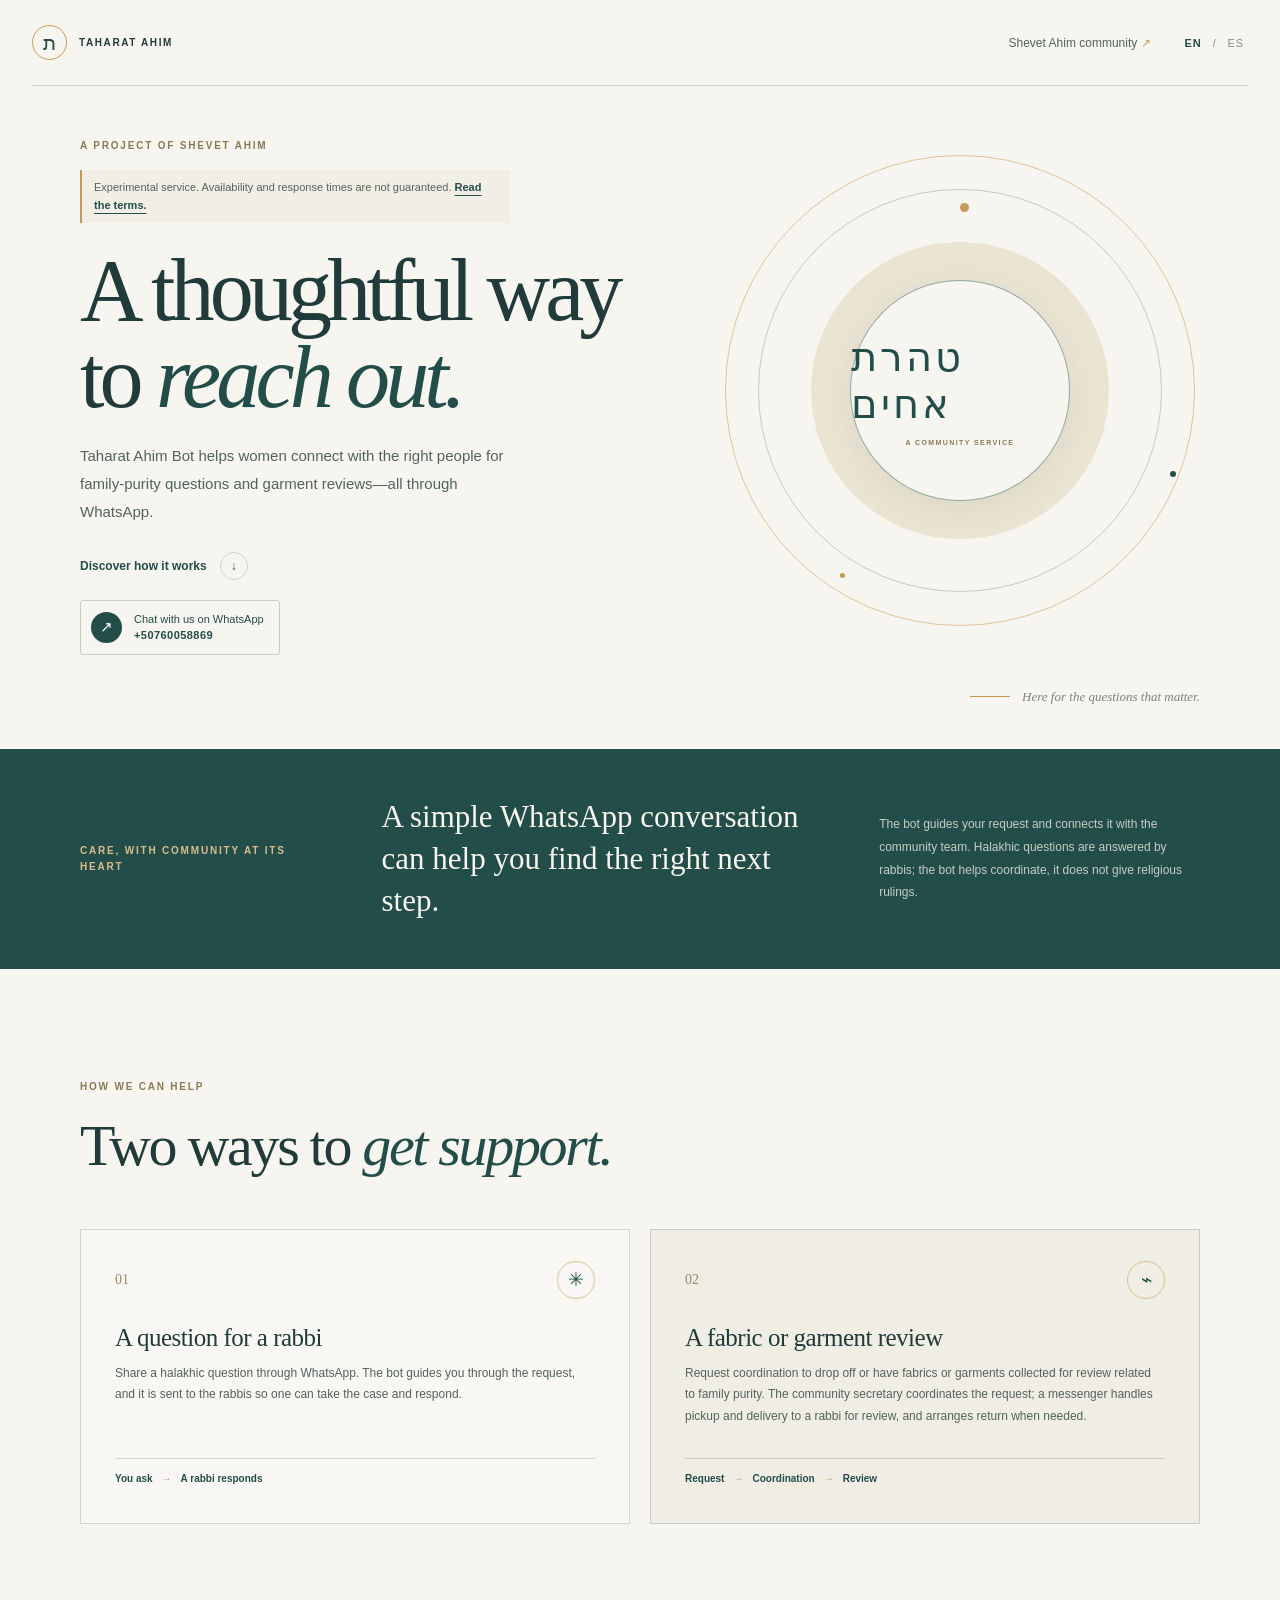
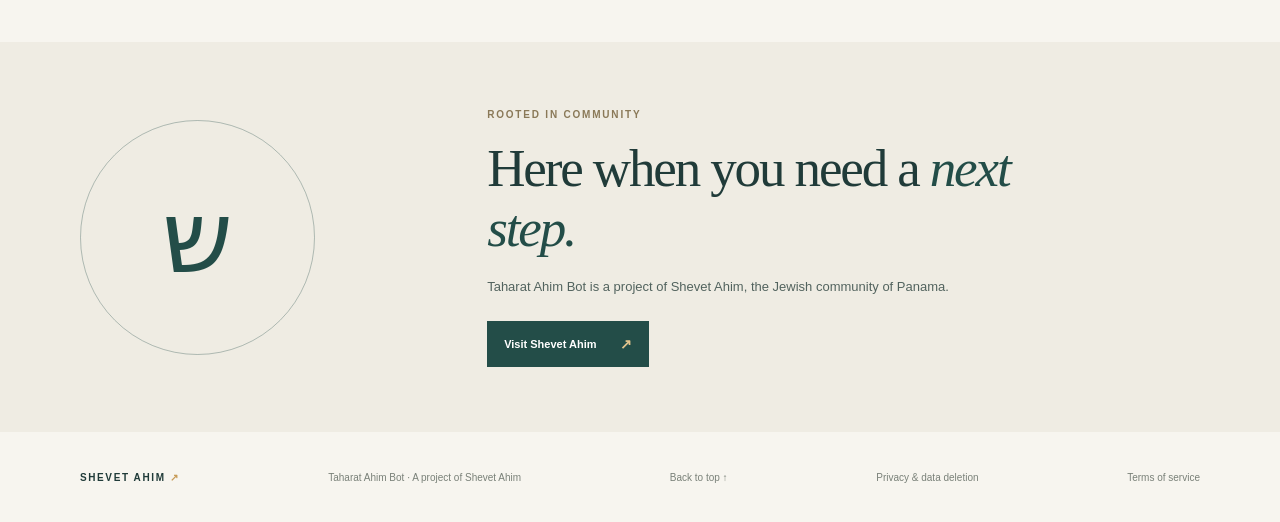
<file: index.html>
<!doctype html>
<html lang="en">
  <head>
    <meta charset="utf-8" />
    <meta name="viewport" content="width=device-width, initial-scale=1" />
    <meta
      name="description"
      content="Taharat Ahim Bot is a project of Shevet Ahim, helping coordinate family-purity questions and garment reviews through WhatsApp."
    />
    <meta name="theme-color" content="#f7f5ef" />
    <meta property="og:type" content="website" />
    <meta property="og:title" content="Taharat Ahim Bot — A project of Shevet Ahim" />
    <meta
      property="og:description"
      content="A community service for family-purity questions and garment reviews, coordinated through WhatsApp."
    />
    <title>Taharat Ahim Bot — A project of Shevet Ahim</title>
    <link rel="icon" href="favicon.svg" type="image/svg+xml" />
    <link rel="stylesheet" href="styles.css" />
    <script src="config.js" defer></script>
    <script src="script.js" defer></script>
  </head>
  <body>
    <a class="skip-link" href="#main">
      <span data-copy="en">Skip to content</span>
      <span data-copy="es" hidden>Saltar al contenido</span>
    </a>

    <header class="topbar">
      <a class="wordmark" href="#top" aria-label="Taharat Ahim Bot">
        <span class="wordmark-mark" aria-hidden="true">ת</span>
        <span class="wordmark-name">TAHARAT AHIM</span>
      </a>

      <div class="topbar-right">
        <a class="community-link" href="https://shevetahim.com/" target="_blank" rel="noopener noreferrer">
          <span data-copy="en">Shevet Ahim community <span aria-hidden="true">↗</span></span>
          <span data-copy="es" hidden>Comunidad Shevet Ahim <span aria-hidden="true">↗</span></span>
        </a>
        <div class="language-switch" role="group" aria-label="Choose language" data-label-en="Choose language" data-label-es="Elegir idioma">
          <button type="button" data-language="en" aria-label="English" aria-pressed="true" lang="en">EN</button>
          <span aria-hidden="true">/</span>
          <button type="button" data-language="es" aria-label="Español" aria-pressed="false" lang="es">ES</button>
        </div>
      </div>
    </header>

    <main id="main">
      <section class="hero section-wrap" id="top" aria-labelledby="hero-title">
        <div class="hero-copy">
          <p class="eyebrow">
            <span data-copy="en">A project of Shevet Ahim</span>
            <span data-copy="es" hidden>Un proyecto de Shevet Ahim</span>
          </p>
          <p class="experimental-notice">
            <span data-copy="en">Experimental service. Availability and response times are not guaranteed. <a href="terms.html">Read the terms.</a></span>
            <span data-copy="es" hidden>Servicio experimental. No se garantiza disponibilidad ni tiempo de respuesta. <a href="terms.html">Lee las condiciones.</a></span>
          </p>
          <h1 id="hero-title">
            <span data-copy="en">A thoughtful way<br />to <em>reach out.</em></span>
            <span data-copy="es" hidden>Una forma cercana<br />de <em>pedir orientación.</em></span>
          </h1>
          <p class="hero-intro">
            <span data-copy="en">Taharat Ahim Bot helps women connect with the right people for family-purity questions and garment reviews—all through WhatsApp.</span>
            <span data-copy="es" hidden>Taharat Ahim Bot ayuda a las mujeres a comunicarse con las personas indicadas para consultas de pureza familiar y revisión de prendas, a través de WhatsApp.</span>
          </p>
          <a class="text-link" href="#how-it-works">
            <span data-copy="en">Discover how it works</span>
            <span data-copy="es" hidden>Descubre cómo funciona</span>
            <span class="link-arrow" aria-hidden="true">↓</span>
          </a>
          <a class="whatsapp-link" data-whatsapp-contact hidden target="_blank" rel="noopener noreferrer">
            <span class="whatsapp-icon" aria-hidden="true">↗</span>
            <span>
              <span data-copy="en">Chat with us on WhatsApp</span>
              <span data-copy="es" hidden>Escríbenos por WhatsApp</span>
              <strong data-whatsapp-number></strong>
            </span>
          </a>
        </div>

        <div class="hero-art" aria-hidden="true">
          <div class="art-sun"></div>
          <div class="art-ring art-ring-one"></div>
          <div class="art-ring art-ring-two"></div>
          <div class="art-center">
            <span class="art-hebrew">טהרת אחים</span>
            <span class="art-caption">
              <span data-copy="en">A COMMUNITY SERVICE</span>
              <span data-copy="es" hidden>UN SERVICIO COMUNITARIO</span>
            </span>
          </div>
          <span class="art-dot art-dot-one"></span>
          <span class="art-dot art-dot-two"></span>
          <span class="art-dot art-dot-three"></span>
        </div>

        <div class="hero-footnote">
          <span class="footnote-line" aria-hidden="true"></span>
          <span data-copy="en">Here for the questions that matter.</span>
          <span data-copy="es" hidden>Para las preguntas que importan.</span>
        </div>
      </section>

      <section class="intro-band" aria-labelledby="community-heading">
        <div class="section-wrap intro-band-inner">
          <p class="section-kicker" id="community-heading">
            <span data-copy="en">Care, with community at its heart</span>
            <span data-copy="es" hidden>Una comunidad que acompaña</span>
          </p>
          <p class="intro-statement">
            <span data-copy="en">A simple WhatsApp conversation can help you find the right next step.</span>
            <span data-copy="es" hidden>Una conversación sencilla por WhatsApp puede ayudarte a encontrar el siguiente paso.</span>
          </p>
          <p class="intro-detail">
            <span data-copy="en">The bot guides your request and connects it with the community team. Halakhic questions are answered by rabbis; the bot helps coordinate, it does not give religious rulings.</span>
            <span data-copy="es" hidden>El bot guía tu solicitud y la conecta con el equipo de la comunidad. Los rabinos responden las consultas halájicas; el bot ayuda a coordinar, no da dictámenes religiosos.</span>
          </p>
        </div>
      </section>

      <section class="services section-wrap" id="how-it-works" aria-labelledby="services-title">
        <div class="section-heading">
          <p class="eyebrow">
            <span data-copy="en">How we can help</span>
            <span data-copy="es" hidden>En qué podemos ayudarte</span>
          </p>
          <h2 id="services-title">
            <span data-copy="en">Two ways to <em>get support.</em></span>
            <span data-copy="es" hidden>Dos formas de recibir <em>acompañamiento.</em></span>
          </h2>
        </div>

        <div class="service-grid">
          <article class="service-card">
            <div class="card-topline"><span>01</span><span class="card-icon" aria-hidden="true">✳</span></div>
            <h3>
              <span data-copy="en">A question for a rabbi</span>
              <span data-copy="es" hidden>Una consulta para los rabinos</span>
            </h3>
            <p>
              <span data-copy="en">Share a halakhic question through WhatsApp. The bot guides you through the request, and it is sent to the rabbis so one can take the case and respond.</span>
              <span data-copy="es" hidden>Envía una consulta halájica por WhatsApp. El bot te guía para presentarla y la hace llegar a los rabinos, para que uno de ellos tome el caso y responda.</span>
            </p>
            <div class="card-path">
              <span data-copy="en">You ask</span><span data-copy="es" hidden>Consultas</span>
              <span aria-hidden="true">→</span>
              <span data-copy="en">A rabbi responds</span><span data-copy="es" hidden>Responde un rabino</span>
            </div>
          </article>

          <article class="service-card service-card-warm">
            <div class="card-topline"><span>02</span><span class="card-icon" aria-hidden="true">⌁</span></div>
            <h3>
              <span data-copy="en">A fabric or garment review</span>
              <span data-copy="es" hidden>Revisión de telas o prendas</span>
            </h3>
            <p>
              <span data-copy="en">Request coordination to drop off or have fabrics or garments collected for review related to family purity. The community secretary coordinates the request; a messenger handles pickup and delivery to a rabbi for review, and arranges return when needed.</span>
              <span data-copy="es" hidden>Solicita coordinar la entrega o recogida de telas o prendas para su revisión en asuntos de pureza familiar. La secretaría coordina la solicitud; un mensajero recoge y entrega la prenda al rabino para su revisión y coordina la devolución cuando sea necesario.</span>
            </p>
            <div class="card-path">
              <span data-copy="en">Request</span><span data-copy="es" hidden>Solicitud</span>
              <span aria-hidden="true">→</span>
              <span data-copy="en">Coordination</span><span data-copy="es" hidden>Coordinación</span>
              <span aria-hidden="true">→</span>
              <span data-copy="en">Review</span><span data-copy="es" hidden>Revisión</span>
            </div>
          </article>
        </div>
      </section>

      <section class="closing-band">
        <div class="section-wrap closing-inner">
          <div class="closing-mark" aria-hidden="true">ש</div>
          <div>
            <p class="eyebrow">
              <span data-copy="en">Rooted in community</span>
              <span data-copy="es" hidden>Al servicio de la comunidad</span>
            </p>
            <h2>
              <span data-copy="en">Here when you need a <em>next step.</em></span>
              <span data-copy="es" hidden>Aquí cuando necesites dar el <em>siguiente paso.</em></span>
            </h2>
            <p class="closing-copy">
              <span data-copy="en">Taharat Ahim Bot is a project of Shevet Ahim, the Jewish community of Panama.</span>
              <span data-copy="es" hidden>Taharat Ahim Bot es un proyecto de Shevet Ahim, la comunidad hebrea de Panamá.</span>
            </p>
            <a class="button-link" href="https://shevetahim.com/" target="_blank" rel="noopener noreferrer">
              <span data-copy="en">Visit Shevet Ahim</span>
              <span data-copy="es" hidden>Visita Shevet Ahim</span>
              <span aria-hidden="true">↗</span>
            </a>
          </div>
        </div>
      </section>
    </main>

    <footer class="footer section-wrap">
      <a class="footer-brand" href="https://shevetahim.com/" target="_blank" rel="noopener noreferrer">SHEVET AHIM <span aria-hidden="true">↗</span></a>
      <p>
        <span data-copy="en">Taharat Ahim Bot · A project of Shevet Ahim</span>
        <span data-copy="es" hidden>Taharat Ahim Bot · Un proyecto de Shevet Ahim</span>
      </p>
      <a class="footer-top" href="#top">
        <span data-copy="en">Back to top ↑</span>
        <span data-copy="es" hidden>Volver arriba ↑</span>
      </a>
      <a class="footer-top" href="privacy.html">
        <span data-copy="en">Privacy &amp; data deletion</span>
        <span data-copy="es" hidden>Privacidad y eliminación de datos</span>
      </a>
      <a class="footer-top" href="terms.html">
        <span data-copy="en">Terms of service</span>
        <span data-copy="es" hidden>Condiciones del servicio</span>
      </a>
    </footer>
  </body>
</html>
</file>
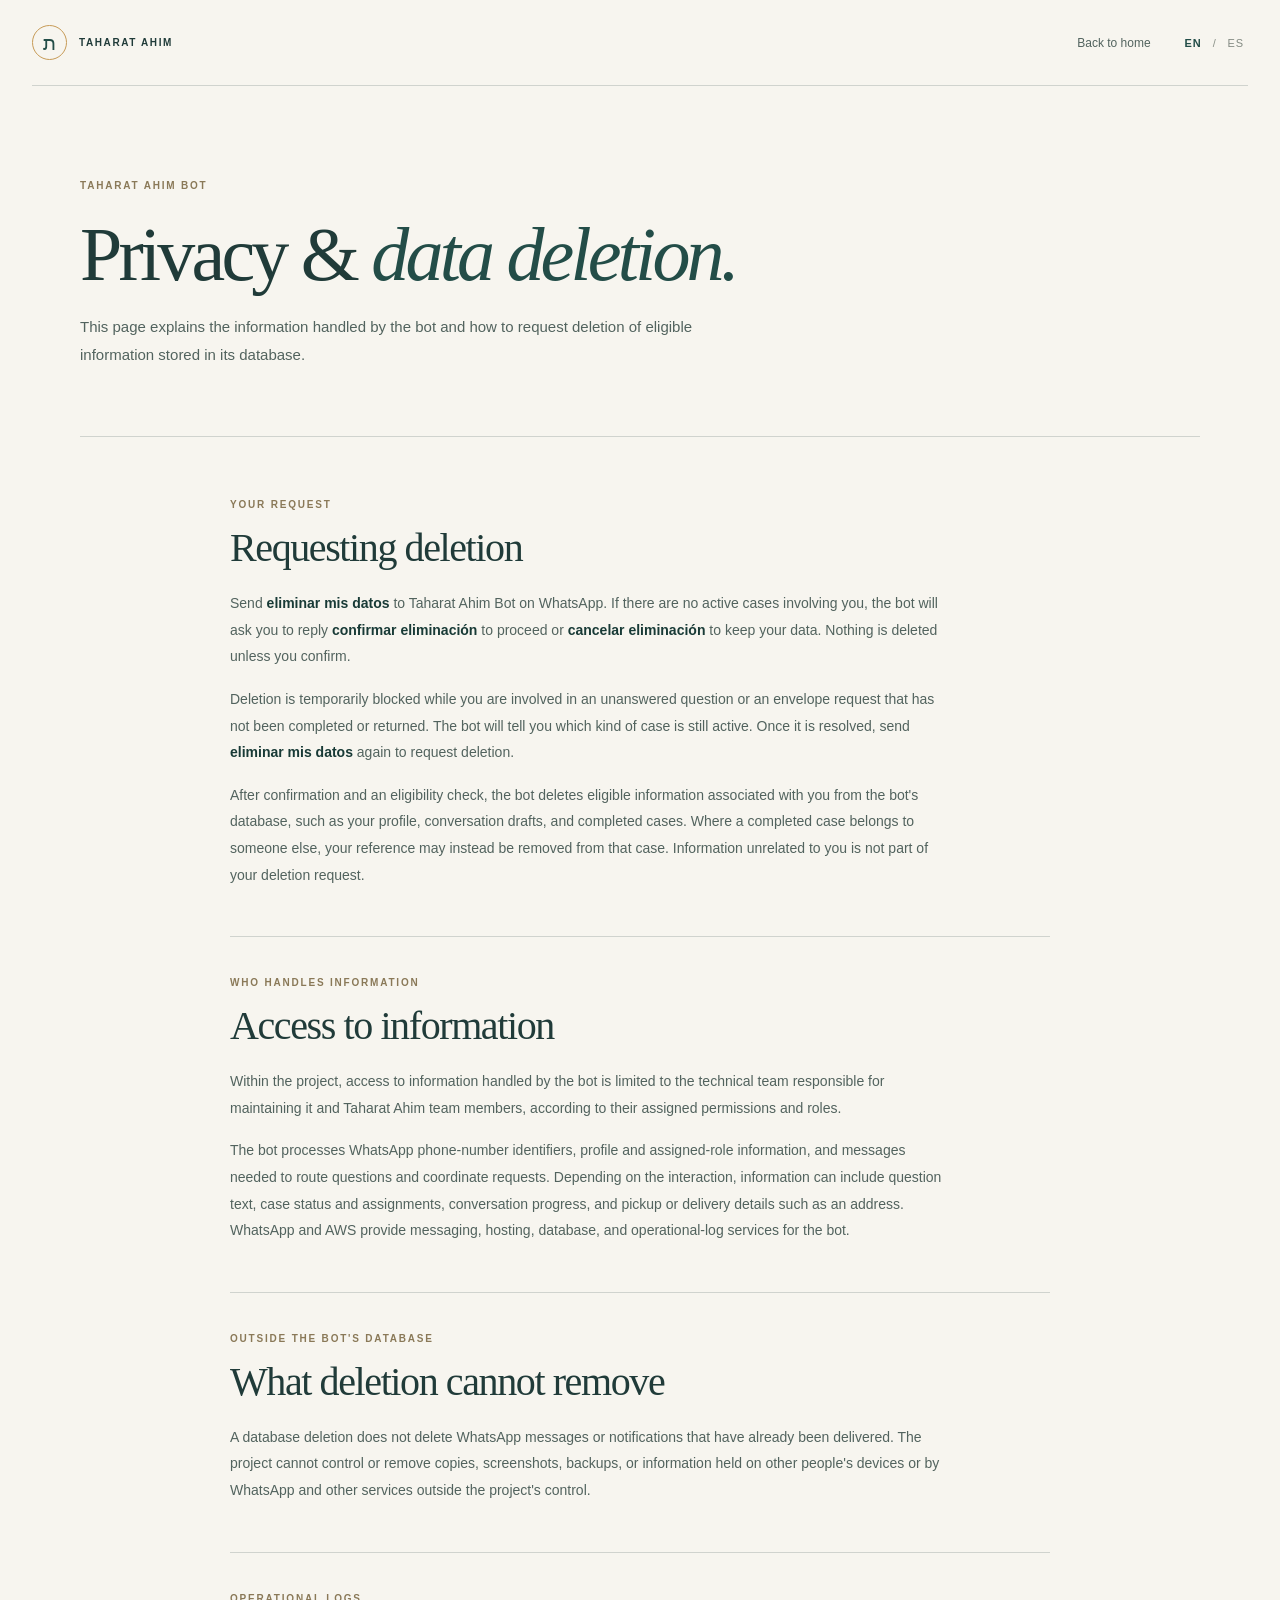
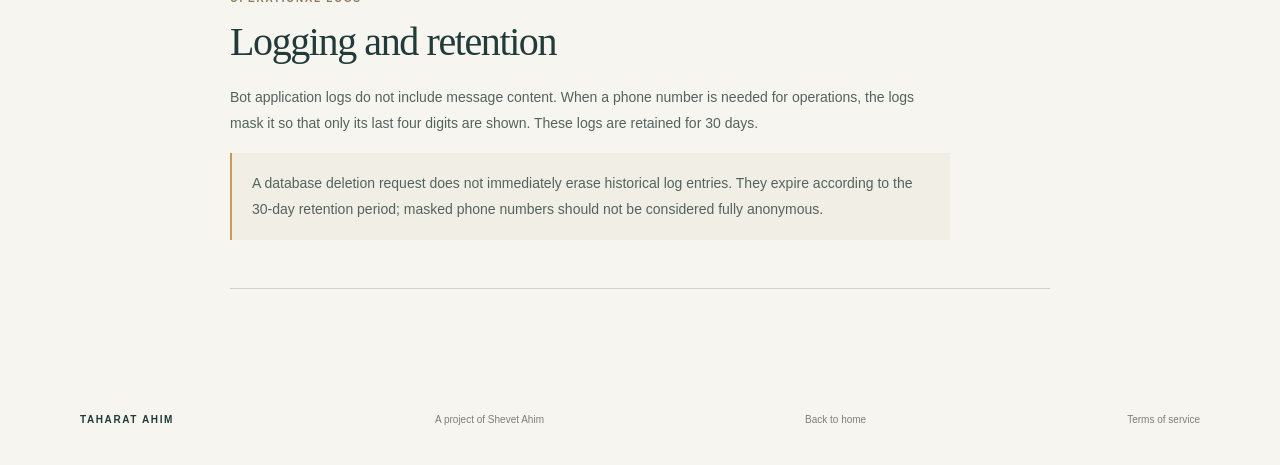
<file: privacy.html>
<!doctype html>
<html lang="en">
  <head>
    <meta charset="utf-8" />
    <meta name="viewport" content="width=device-width, initial-scale=1" />
    <meta
      name="description"
      content="How Taharat Ahim Bot handles information and how to request deletion of eligible data stored in its database."
    />
    <meta name="theme-color" content="#f7f5ef" />
    <title>Privacy and data deletion — Taharat Ahim Bot</title>
    <link rel="icon" href="favicon.svg" type="image/svg+xml" />
    <link rel="stylesheet" href="styles.css" />
    <script src="privacy.js" defer></script>
  </head>
  <body class="privacy-page">
    <a class="skip-link" href="#main">
      <span data-copy="en">Skip to content</span>
      <span data-copy="es" lang="es" hidden>Saltar al contenido</span>
    </a>

    <header class="topbar">
      <a class="wordmark" href="index.html" aria-label="Taharat Ahim Bot">
        <span class="wordmark-mark" aria-hidden="true">ת</span>
        <span class="wordmark-name">TAHARAT AHIM</span>
      </a>
      <div class="topbar-right">
        <a class="community-link" href="index.html">
          <span data-copy="en">Back to home</span>
          <span data-copy="es" lang="es" hidden>Volver al inicio</span>
        </a>
        <div class="language-switch" role="group" aria-label="Choose language" data-label-en="Choose language" data-label-es="Elegir idioma">
          <button type="button" data-language="en" aria-label="English" aria-pressed="true" lang="en">EN</button>
          <span aria-hidden="true">/</span>
          <button type="button" data-language="es" aria-label="Español" aria-pressed="false" lang="es">ES</button>
        </div>
      </div>
    </header>

    <main id="main" class="privacy-main">
      <header class="privacy-hero section-wrap">
        <p class="eyebrow">
          <span data-copy="en">Taharat Ahim Bot</span>
          <span data-copy="es" lang="es" hidden>Taharat Ahim Bot</span>
        </p>
        <h1>
          <span data-copy="en">Privacy &amp; <em>data deletion.</em></span>
          <span data-copy="es" lang="es" hidden>Privacidad y <em>eliminación de datos.</em></span>
        </h1>
        <p class="privacy-intro">
          <span data-copy="en">This page explains the information handled by the bot and how to request deletion of eligible information stored in its database.</span>
          <span data-copy="es" lang="es" hidden>Esta página explica qué información maneja el bot y cómo solicitar la eliminación de la información elegible guardada en su base de datos.</span>
        </p>
      </header>

      <div class="privacy-content section-wrap">
        <section class="privacy-section" aria-labelledby="deletion-title">
          <p class="section-kicker">
            <span data-copy="en">Your request</span>
            <span data-copy="es" lang="es" hidden>Tu solicitud</span>
          </p>
          <h2 id="deletion-title">
            <span data-copy="en">Requesting deletion</span>
            <span data-copy="es" lang="es" hidden>Cómo solicitar la eliminación</span>
          </h2>
          <p>
            <span data-copy="en">Send <strong>eliminar mis datos</strong> to Taharat Ahim Bot on WhatsApp. If there are no active cases involving you, the bot will ask you to reply <strong>confirmar eliminación</strong> to proceed or <strong>cancelar eliminación</strong> to keep your data. Nothing is deleted unless you confirm.</span>
            <span data-copy="es" lang="es" hidden>Envía <strong>eliminar mis datos</strong> a Taharat Ahim Bot por WhatsApp. Si no tienes casos activos, el bot te pedirá responder <strong>confirmar eliminación</strong> para continuar o <strong>cancelar eliminación</strong> para conservar tus datos. No se elimina nada sin tu confirmación.</span>
          </p>
          <p>
            <span data-copy="en">Deletion is temporarily blocked while you are involved in an unanswered question or an envelope request that has not been completed or returned. The bot will tell you which kind of case is still active. Once it is resolved, send <strong>eliminar mis datos</strong> again to request deletion.</span>
            <span data-copy="es" lang="es" hidden>La eliminación se bloquea temporalmente mientras participes en una consulta sin responder o en una solicitud de sobre que no se haya completado o devuelto. El bot te indicará qué tipo de caso sigue activo. Cuando se resuelva, vuelve a enviar <strong>eliminar mis datos</strong> para solicitar la eliminación.</span>
          </p>
          <p>
            <span data-copy="en">After confirmation and an eligibility check, the bot deletes eligible information associated with you from the bot's database, such as your profile, conversation drafts, and completed cases. Where a completed case belongs to someone else, your reference may instead be removed from that case. Information unrelated to you is not part of your deletion request.</span>
            <span data-copy="es" lang="es" hidden>Después de la confirmación y de verificar que no haya casos activos, el bot elimina de su base de datos la información elegible asociada contigo, como tu perfil, borradores de conversación y casos completados. Si un caso completado pertenece a otra persona, se puede quitar tu referencia de ese caso en su lugar. La información que no está relacionada contigo no forma parte de tu solicitud.</span>
          </p>
        </section>

        <section class="privacy-section" aria-labelledby="access-title">
          <p class="section-kicker">
            <span data-copy="en">Who handles information</span>
            <span data-copy="es" lang="es" hidden>Quién accede a la información</span>
          </p>
          <h2 id="access-title">
            <span data-copy="en">Access to information</span>
            <span data-copy="es" lang="es" hidden>Acceso a la información</span>
          </h2>
          <p>
            <span data-copy="en">Within the project, access to information handled by the bot is limited to the technical team responsible for maintaining it and Taharat Ahim team members, according to their assigned permissions and roles.</span>
            <span data-copy="es" lang="es" hidden>Dentro del proyecto, el acceso a la información que maneja el bot se limita al equipo técnico encargado de mantenerlo y a miembros del equipo de Taharat Ahim, de acuerdo con los permisos y roles que tengan asignados.</span>
          </p>
          <p>
            <span data-copy="en">The bot processes WhatsApp phone-number identifiers, profile and assigned-role information, and messages needed to route questions and coordinate requests. Depending on the interaction, information can include question text, case status and assignments, conversation progress, and pickup or delivery details such as an address. WhatsApp and AWS provide messaging, hosting, database, and operational-log services for the bot.</span>
            <span data-copy="es" lang="es" hidden>El bot procesa identificadores telefónicos de WhatsApp, información de perfil y roles asignados, y mensajes necesarios para dirigir consultas y coordinar solicitudes. Según la interacción, la información puede incluir el texto de una consulta, el estado y las asignaciones de un caso, el avance de una conversación y datos de recogida o entrega, como una dirección. WhatsApp y AWS proporcionan servicios de mensajería, alojamiento, base de datos y registros operativos para el bot.</span>
          </p>
        </section>

        <section class="privacy-section" aria-labelledby="limits-title">
          <p class="section-kicker">
            <span data-copy="en">Outside the bot's database</span>
            <span data-copy="es" lang="es" hidden>Fuera de la base de datos del bot</span>
          </p>
          <h2 id="limits-title">
            <span data-copy="en">What deletion cannot remove</span>
            <span data-copy="es" lang="es" hidden>Qué no se puede eliminar</span>
          </h2>
          <p>
            <span data-copy="en">A database deletion does not delete WhatsApp messages or notifications that have already been delivered. The project cannot control or remove copies, screenshots, backups, or information held on other people's devices or by WhatsApp and other services outside the project's control.</span>
            <span data-copy="es" lang="es" hidden>La eliminación de la base de datos no borra los mensajes ni las notificaciones que WhatsApp ya haya entregado. El proyecto no puede controlar ni eliminar copias, capturas de pantalla, respaldos o información guardada en dispositivos de otras personas, ni la que WhatsApp u otros servicios mantengan fuera del control del proyecto.</span>
          </p>
        </section>

        <section class="privacy-section" aria-labelledby="logs-title">
          <p class="section-kicker">
            <span data-copy="en">Operational logs</span>
            <span data-copy="es" lang="es" hidden>Registros operativos</span>
          </p>
          <h2 id="logs-title">
            <span data-copy="en">Logging and retention</span>
            <span data-copy="es" lang="es" hidden>Registros y conservación</span>
          </h2>
          <p>
            <span data-copy="en">Bot application logs do not include message content. When a phone number is needed for operations, the logs mask it so that only its last four digits are shown. These logs are retained for 30 days.</span>
            <span data-copy="es" lang="es" hidden>Los registros de la aplicación del bot no incluyen el contenido de los mensajes. Cuando se necesita un número de teléfono para operaciones, se oculta y solo se muestran sus últimos cuatro dígitos. Estos registros se conservan durante 30 días.</span>
          </p>
          <p class="privacy-note">
            <span data-copy="en">A database deletion request does not immediately erase historical log entries. They expire according to the 30-day retention period; masked phone numbers should not be considered fully anonymous.</span>
            <span data-copy="es" lang="es" hidden>Una solicitud para eliminar datos de la base de datos no borra de inmediato los registros históricos. Estos vencen según el período de conservación de 30 días; los números parcialmente ocultos no deben considerarse completamente anónimos.</span>
          </p>
        </section>
      </div>
    </main>

    <footer class="footer section-wrap">
      <a class="footer-brand" href="index.html">TAHARAT AHIM</a>
      <p>
        <span data-copy="en">A project of Shevet Ahim</span>
        <span data-copy="es" lang="es" hidden>Un proyecto de Shevet Ahim</span>
      </p>
      <a class="footer-top" href="index.html">
        <span data-copy="en">Back to home</span>
        <span data-copy="es" lang="es" hidden>Volver al inicio</span>
      </a>
      <a class="footer-top" href="terms.html">
        <span data-copy="en">Terms of service</span>
        <span data-copy="es" lang="es" hidden>Condiciones del servicio</span>
      </a>
    </footer>
  </body>
</html>
</file>
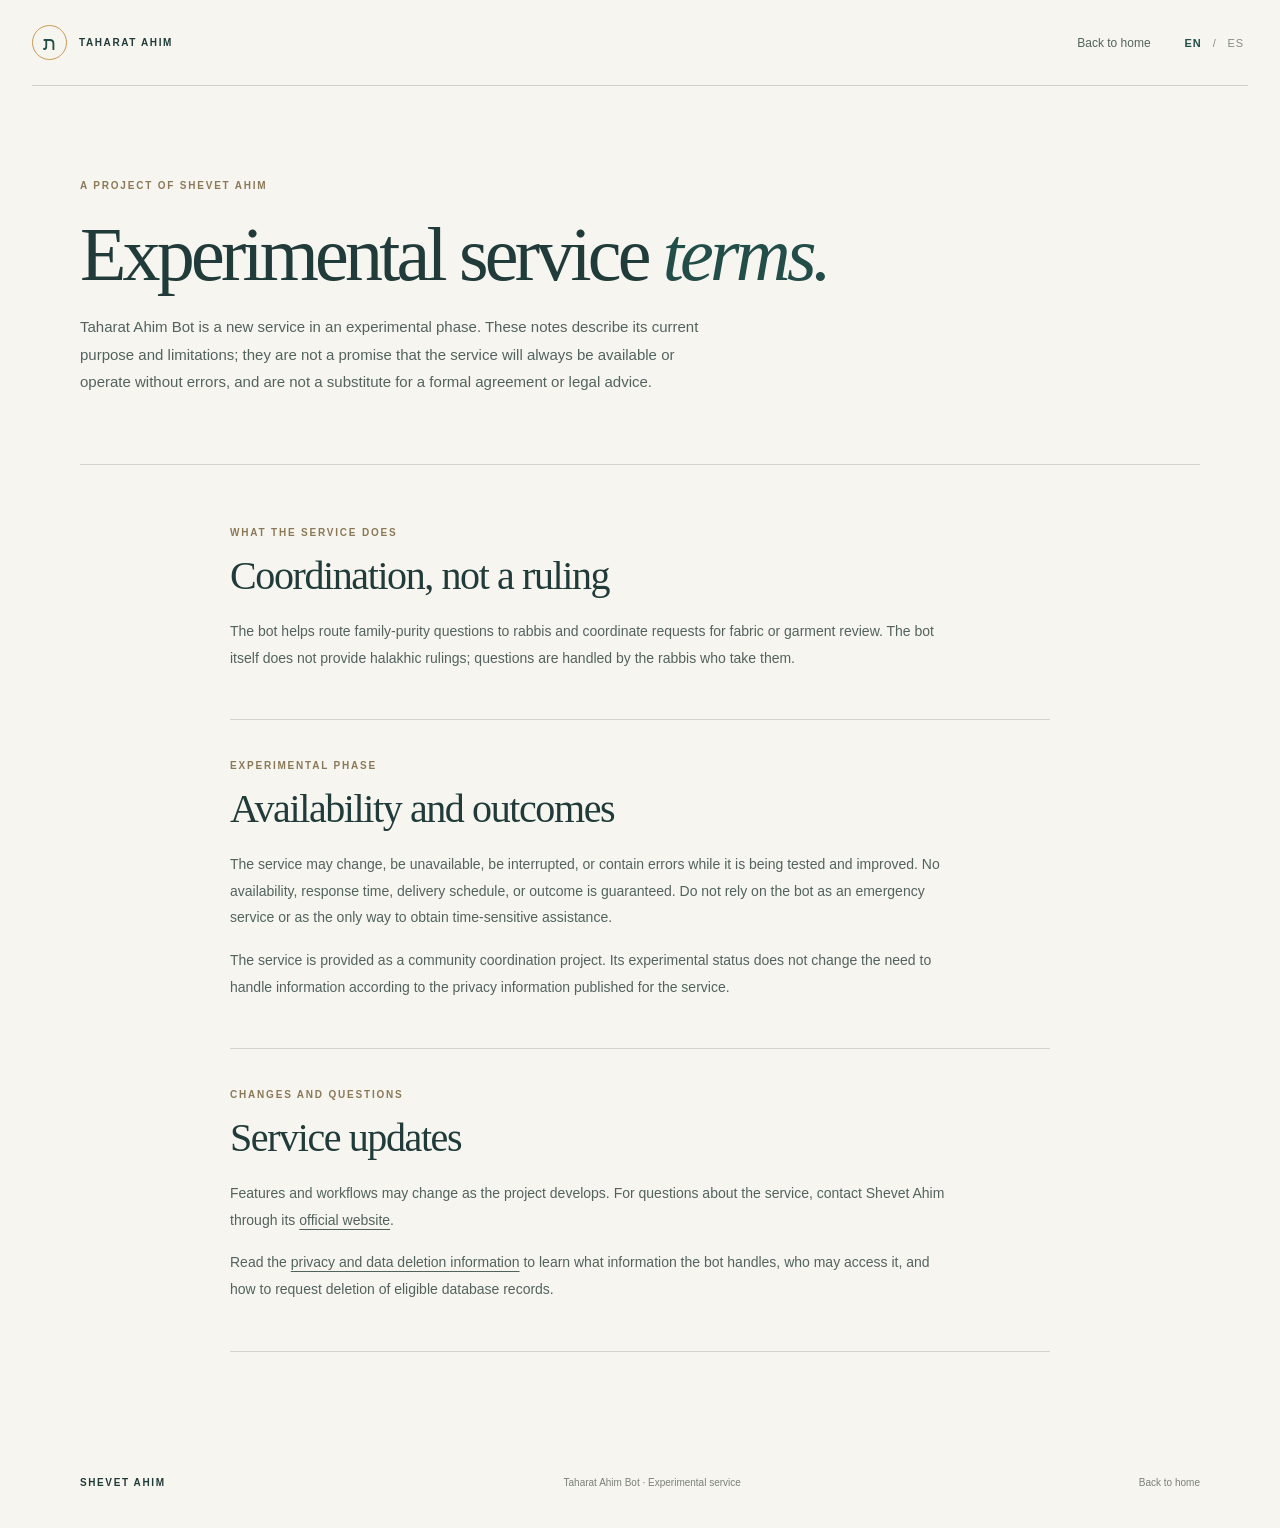
<file: terms.html>
<!doctype html>
<html lang="en">
  <head>
    <meta charset="utf-8" />
    <meta name="viewport" content="width=device-width, initial-scale=1" />
    <meta
      name="description"
      content="Experimental service information and limitations for Taharat Ahim Bot."
    />
    <meta name="theme-color" content="#f7f5ef" />
    <title>Experimental service terms — Taharat Ahim Bot</title>
    <link rel="icon" href="favicon.svg" type="image/svg+xml" />
    <link rel="stylesheet" href="styles.css" />
    <script src="privacy.js" defer></script>
  </head>
  <body class="privacy-page">
    <a class="skip-link" href="#main">
      <span data-copy="en">Skip to content</span>
      <span data-copy="es" lang="es" hidden>Saltar al contenido</span>
    </a>

    <header class="topbar">
      <a class="wordmark" href="index.html" aria-label="Taharat Ahim Bot">
        <span class="wordmark-mark" aria-hidden="true">ת</span>
        <span class="wordmark-name">TAHARAT AHIM</span>
      </a>
      <div class="topbar-right">
        <a class="community-link" href="index.html">
          <span data-copy="en">Back to home</span>
          <span data-copy="es" lang="es" hidden>Volver al inicio</span>
        </a>
        <div class="language-switch" role="group" aria-label="Choose language" data-label-en="Choose language" data-label-es="Elegir idioma">
          <button type="button" data-language="en" aria-label="English" aria-pressed="true" lang="en">EN</button>
          <span aria-hidden="true">/</span>
          <button type="button" data-language="es" aria-label="Español" aria-pressed="false" lang="es">ES</button>
        </div>
      </div>
    </header>

    <main id="main" class="privacy-main">
      <header class="privacy-hero section-wrap">
        <p class="eyebrow">
          <span data-copy="en">A project of Shevet Ahim</span>
          <span data-copy="es" lang="es" hidden>Un proyecto de Shevet Ahim</span>
        </p>
        <h1>
          <span data-copy="en">Experimental service <em>terms.</em></span>
          <span data-copy="es" lang="es" hidden>Condiciones del servicio <em>experimental.</em></span>
        </h1>
        <p class="privacy-intro">
          <span data-copy="en">Taharat Ahim Bot is a new service in an experimental phase. These notes describe its current purpose and limitations; they are not a promise that the service will always be available or operate without errors, and are not a substitute for a formal agreement or legal advice.</span>
          <span data-copy="es" lang="es" hidden>Taharat Ahim Bot es un servicio nuevo en fase experimental. Estas condiciones describen su propósito y limitaciones actuales; no prometen que el servicio esté siempre disponible ni que funcione sin errores, y no sustituyen un acuerdo formal ni asesoría legal.</span>
        </p>
      </header>

      <div class="privacy-content section-wrap">
        <section class="privacy-section" aria-labelledby="purpose-title">
          <p class="section-kicker">
            <span data-copy="en">What the service does</span>
            <span data-copy="es" lang="es" hidden>Qué hace el servicio</span>
          </p>
          <h2 id="purpose-title">
            <span data-copy="en">Coordination, not a ruling</span>
            <span data-copy="es" lang="es" hidden>Coordinación, no dictámenes</span>
          </h2>
          <p>
            <span data-copy="en">The bot helps route family-purity questions to rabbis and coordinate requests for fabric or garment review. The bot itself does not provide halakhic rulings; questions are handled by the rabbis who take them.</span>
            <span data-copy="es" lang="es" hidden>El bot ayuda a dirigir consultas de pureza familiar a los rabinos y a coordinar solicitudes de revisión de telas o prendas. El bot no emite dictámenes halájicos; las consultas son atendidas por los rabinos que las reciben.</span>
          </p>
        </section>

        <section class="privacy-section" aria-labelledby="experimental-title">
          <p class="section-kicker">
            <span data-copy="en">Experimental phase</span>
            <span data-copy="es" lang="es" hidden>Fase experimental</span>
          </p>
          <h2 id="experimental-title">
            <span data-copy="en">Availability and outcomes</span>
            <span data-copy="es" lang="es" hidden>Disponibilidad y resultados</span>
          </h2>
          <p>
            <span data-copy="en">The service may change, be unavailable, be interrupted, or contain errors while it is being tested and improved. No availability, response time, delivery schedule, or outcome is guaranteed. Do not rely on the bot as an emergency service or as the only way to obtain time-sensitive assistance.</span>
            <span data-copy="es" lang="es" hidden>El servicio puede cambiar, no estar disponible, interrumpirse o contener errores mientras se prueba y mejora. No se garantiza disponibilidad, tiempo de respuesta, plazo de entrega ni resultado. No dependas del bot como servicio de emergencia ni como único medio para obtener ayuda urgente.</span>
          </p>
          <p>
            <span data-copy="en">The service is provided as a community coordination project. Its experimental status does not change the need to handle information according to the privacy information published for the service.</span>
            <span data-copy="es" lang="es" hidden>El servicio se ofrece como un proyecto comunitario de coordinación. Su carácter experimental no elimina la necesidad de tratar la información conforme a la información de privacidad publicada para el servicio.</span>
          </p>
        </section>

        <section class="privacy-section" aria-labelledby="changes-title">
          <p class="section-kicker">
            <span data-copy="en">Changes and questions</span>
            <span data-copy="es" lang="es" hidden>Cambios y consultas</span>
          </p>
          <h2 id="changes-title">
            <span data-copy="en">Service updates</span>
            <span data-copy="es" lang="es" hidden>Actualizaciones del servicio</span>
          </h2>
          <p>
            <span data-copy="en">Features and workflows may change as the project develops. For questions about the service, contact Shevet Ahim through its <a href="https://shevetahim.com/" target="_blank" rel="noopener noreferrer">official website</a>.</span>
            <span data-copy="es" lang="es" hidden>Las funciones y los flujos pueden cambiar a medida que evoluciona el proyecto. Para consultas sobre el servicio, contacta a Shevet Ahim a través de su <a href="https://shevetahim.com/" target="_blank" rel="noopener noreferrer">sitio web oficial</a>.</span>
          </p>
          <p>
            <span data-copy="en">Read the <a href="privacy.html">privacy and data deletion information</a> to learn what information the bot handles, who may access it, and how to request deletion of eligible database records.</span>
            <span data-copy="es" lang="es" hidden>Consulta la <a href="privacy.html">información de privacidad y eliminación de datos</a> para saber qué información maneja el bot, quién puede acceder a ella y cómo solicitar la eliminación de registros elegibles de la base de datos.</span>
          </p>
        </section>
      </div>
    </main>

    <footer class="footer section-wrap">
      <a class="footer-brand" href="https://shevetahim.com/" target="_blank" rel="noopener noreferrer">SHEVET AHIM</a>
      <p>
        <span data-copy="en">Taharat Ahim Bot · Experimental service</span>
        <span data-copy="es" lang="es" hidden>Taharat Ahim Bot · Servicio experimental</span>
      </p>
      <a class="footer-top" href="index.html">
        <span data-copy="en">Back to home</span>
        <span data-copy="es" lang="es" hidden>Volver al inicio</span>
      </a>
    </footer>
  </body>
</html>
</file>
<file: styles.css>
:root {
  color-scheme: light;
  --paper: #f7f5ef;
  --paper-dark: #efece3;
  --ink: #203b39;
  --ink-soft: #52635e;
  --green: #234d48;
  --green-dark: #183a36;
  --gold: #c79b57;
  --line: rgba(32, 59, 57, 0.18);
  --serif: "Iowan Old Style", "Palatino Linotype", "Book Antiqua", Georgia, serif;
  --sans: "Avenir Next", Avenir, "Segoe UI", sans-serif;
}

*,
*::before,
*::after {
  box-sizing: border-box;
}

html {
  scroll-behavior: smooth;
}

body {
  margin: 0;
  background: var(--paper);
  color: var(--ink);
  font-family: var(--sans);
  -webkit-font-smoothing: antialiased;
}

button,
a {
  color: inherit;
  font: inherit;
}

a {
  text-decoration-thickness: 1px;
  text-underline-offset: 4px;
}

a:focus-visible,
button:focus-visible {
  outline: 3px solid var(--gold);
  outline-offset: 4px;
}

.skip-link {
  position: absolute;
  z-index: 10;
  top: 0.75rem;
  left: 0.75rem;
  padding: 0.75rem 1rem;
  transform: translateY(-150%);
  background: white;
  color: var(--ink);
}

.skip-link:focus {
  transform: translateY(0);
}

.section-wrap {
  width: min(1120px, calc(100% - 64px));
  margin-inline: auto;
}

.topbar {
  width: min(1320px, calc(100% - 64px));
  min-height: 86px;
  margin: 0 auto;
  display: flex;
  align-items: center;
  justify-content: space-between;
  border-bottom: 1px solid var(--line);
}

.wordmark {
  display: inline-flex;
  align-items: center;
  gap: 12px;
  text-decoration: none;
}

.wordmark-mark {
  display: grid;
  width: 35px;
  height: 35px;
  place-items: center;
  border: 1px solid var(--gold);
  border-radius: 50%;
  color: var(--green);
  font-family: var(--serif);
  font-size: 20px;
}

.wordmark-name,
.footer-brand {
  font-size: 10px;
  font-weight: 700;
  letter-spacing: 0.16em;
}

.topbar-right {
  display: flex;
  align-items: center;
  gap: 30px;
}

.community-link {
  color: var(--ink-soft);
  font-size: 12px;
  text-decoration: none;
}

.community-link span span {
  color: var(--gold);
}

.language-switch {
  display: inline-flex;
  align-items: center;
  gap: 7px;
  color: #8b9189;
  font-size: 11px;
  letter-spacing: 0.08em;
}

.language-switch button {
  padding: 7px 4px;
  border: 0;
  background: transparent;
  color: #838a82;
  cursor: pointer;
  font-size: 11px;
  letter-spacing: inherit;
}

.language-switch button[aria-pressed="true"] {
  color: var(--green);
  font-weight: 700;
}

.hero {
  position: relative;
  display: grid;
  min-height: 570px;
  grid-template-columns: 1fr 0.9fr;
  align-items: center;
  padding-top: 40px;
  padding-bottom: 94px;
}

.hero-copy {
  position: relative;
  z-index: 1;
  padding-top: 12px;
}

.experimental-notice {
  width: fit-content;
  max-width: 430px;
  margin: 16px 0 0;
  padding: 9px 12px;
  border-left: 2px solid var(--gold);
  background: rgba(239, 236, 227, 0.7);
  color: var(--ink-soft);
  font-size: 11px;
  line-height: 1.6;
}

.experimental-notice a {
  color: var(--green);
  font-weight: 700;
}

.eyebrow,
.section-kicker {
  margin: 0;
  color: #8a7958;
  font-size: 10px;
  font-weight: 700;
  letter-spacing: 0.18em;
  line-height: 1.6;
  text-transform: uppercase;
}

h1,
h2,
h3,
p {
  margin-top: 0;
}

.hero h1 {
  margin: 24px 0 21px;
  font-family: var(--serif);
  font-size: clamp(56px, 7vw, 88px);
  font-weight: 500;
  letter-spacing: -0.055em;
  line-height: 0.99;
}

h1 em,
h2 em {
  color: var(--green);
  font-weight: 500;
}

.hero-intro {
  max-width: 430px;
  margin-bottom: 26px;
  color: var(--ink-soft);
  font-size: 15px;
  line-height: 1.85;
}

.text-link {
  display: inline-flex;
  align-items: center;
  gap: 13px;
  color: var(--green);
  font-size: 12px;
  font-weight: 700;
  text-decoration: none;
}

.link-arrow {
  display: grid;
  width: 28px;
  height: 28px;
  place-items: center;
  border: 1px solid var(--line);
  border-radius: 50%;
  transition: transform 180ms ease;
}

.text-link:hover .link-arrow {
  transform: translateY(3px);
}

.whatsapp-link {
  display: flex;
  width: fit-content;
  max-width: 100%;
  align-items: center;
  gap: 12px;
  margin-top: 20px;
  padding: 10px 15px 10px 10px;
  border: 1px solid rgba(35, 77, 72, 0.24);
  border-radius: 3px;
  color: var(--green);
  font-size: 11px;
  line-height: 1.5;
  text-decoration: none;
  transition: border-color 180ms ease, background 180ms ease;
}

.whatsapp-link:hover {
  border-color: var(--green);
  background: rgba(35, 77, 72, 0.045);
}

.whatsapp-icon {
  display: grid;
  width: 31px;
  height: 31px;
  flex: 0 0 auto;
  place-items: center;
  border-radius: 50%;
  background: var(--green);
  color: white;
  font-size: 15px;
}

.whatsapp-link strong {
  display: block;
  font-size: 11px;
  font-weight: 600;
  letter-spacing: 0.04em;
}

.hero-art {
  position: relative;
  width: min(100%, 480px);
  aspect-ratio: 1;
  justify-self: end;
  display: grid;
  place-items: center;
}

.art-sun {
  position: absolute;
  width: 62%;
  aspect-ratio: 1;
  border-radius: 50%;
  background: #e5dec9;
  opacity: 0.72;
}

.art-ring {
  position: absolute;
  border: 1px solid rgba(35, 77, 72, 0.25);
  border-radius: 50%;
}

.art-ring-one {
  width: 84%;
  aspect-ratio: 1;
}

.art-ring-two {
  width: 98%;
  aspect-ratio: 1;
  border-color: rgba(199, 155, 87, 0.55);
}

.art-center {
  position: relative;
  z-index: 1;
  display: flex;
  width: 46%;
  aspect-ratio: 1;
  flex-direction: column;
  align-items: center;
  justify-content: center;
  gap: 11px;
  border: 1px solid rgba(35, 77, 72, 0.45);
  border-radius: 50%;
  background: var(--paper);
  box-shadow: 0 8px 35px rgba(35, 77, 72, 0.08);
}

.art-hebrew {
  color: var(--green);
  font-family: var(--serif);
  font-size: clamp(24px, 4vw, 40px);
  letter-spacing: 0.08em;
}

.art-caption {
  color: #8a7958;
  font-size: 7px;
  font-weight: 700;
  letter-spacing: 0.2em;
}

.art-dot {
  position: absolute;
  z-index: 2;
  width: 9px;
  height: 9px;
  border-radius: 50%;
  background: var(--gold);
}

.art-dot-one {
  top: 11%;
  left: 50%;
}

.art-dot-two {
  right: 5%;
  bottom: 32%;
  width: 6px;
  height: 6px;
  background: var(--green);
}

.art-dot-three {
  bottom: 11%;
  left: 25%;
  width: 5px;
  height: 5px;
}

.hero-footnote {
  position: absolute;
  right: 0;
  bottom: 44px;
  display: flex;
  align-items: center;
  gap: 12px;
  color: #7c837a;
  font-family: var(--serif);
  font-size: 13px;
  font-style: italic;
}

.footnote-line {
  display: inline-block;
  width: 40px;
  height: 1px;
  background: var(--gold);
}

.intro-band {
  background: var(--green);
  color: #f8f6ef;
}

.intro-band-inner {
  display: grid;
  min-height: 220px;
  grid-template-columns: 0.7fr 1.25fr 0.9fr;
  align-items: center;
  gap: 52px;
  padding-block: 42px;
}

.intro-band .section-kicker {
  color: #d8bd8e;
}

.intro-statement {
  margin: 0;
  font-family: var(--serif);
  font-size: clamp(22px, 2.6vw, 31px);
  line-height: 1.35;
}

.intro-detail {
  margin: 0;
  color: rgba(248, 246, 239, 0.76);
  font-size: 12px;
  line-height: 1.9;
}

.services {
  padding-top: 110px;
  padding-bottom: 118px;
}

.section-heading {
  max-width: 600px;
  margin-bottom: 50px;
}

.section-heading h2,
.closing-inner h2 {
  margin: 18px 0 0;
  font-family: var(--serif);
  font-size: clamp(38px, 5vw, 58px);
  font-weight: 500;
  letter-spacing: -0.04em;
  line-height: 1.14;
}

.service-grid {
  display: grid;
  grid-template-columns: repeat(2, minmax(0, 1fr));
  gap: 20px;
}

.service-card {
  min-height: 295px;
  padding: 31px 34px 27px;
  border: 1px solid var(--line);
  background: rgba(255, 255, 255, 0.21);
}

.service-card-warm {
  background: #f0ede4;
}

.card-topline {
  display: flex;
  align-items: center;
  justify-content: space-between;
  color: #998865;
  font-family: var(--serif);
  font-size: 14px;
}

.card-icon {
  display: grid;
  width: 38px;
  height: 38px;
  place-items: center;
  border: 1px solid rgba(199, 155, 87, 0.58);
  border-radius: 50%;
  color: var(--green);
  font-size: 19px;
}

.service-card h3 {
  margin: 25px 0 11px;
  font-family: var(--serif);
  font-size: 25px;
  font-weight: 500;
  letter-spacing: -0.02em;
}

.service-card > p {
  max-width: 470px;
  min-height: 76px;
  margin-bottom: 19px;
  color: var(--ink-soft);
  font-size: 12px;
  line-height: 1.8;
}

.card-path {
  display: flex;
  align-items: center;
  gap: 9px;
  padding-top: 14px;
  border-top: 1px solid var(--line);
  color: var(--green);
  font-size: 10px;
  font-weight: 700;
}

.card-path [aria-hidden="true"] {
  color: var(--gold);
}

.closing-band {
  overflow: hidden;
  background: var(--paper-dark);
}

.closing-inner {
  position: relative;
  display: grid;
  min-height: 340px;
  grid-template-columns: 0.72fr 1.5fr;
  align-items: center;
  gap: 65px;
  padding-block: 65px;
}

.closing-mark {
  display: grid;
  width: min(100%, 235px);
  aspect-ratio: 1;
  place-items: center;
  border: 1px solid rgba(35, 77, 72, 0.32);
  border-radius: 50%;
  color: var(--green);
  font-family: var(--serif);
  font-size: 100px;
}

.closing-inner h2 {
  max-width: 600px;
  margin-top: 15px;
  font-size: clamp(35px, 4.5vw, 53px);
}

.closing-copy {
  margin: 17px 0 23px;
  color: var(--ink-soft);
  font-size: 13px;
  line-height: 1.75;
}

.button-link {
  display: inline-flex;
  min-height: 46px;
  align-items: center;
  gap: 24px;
  padding: 0 17px;
  background: var(--green);
  color: white;
  font-size: 11px;
  font-weight: 600;
  text-decoration: none;
  transition: background 180ms ease;
}

.button-link:hover {
  background: var(--green-dark);
}

.button-link span:last-child {
  color: #e2c48d;
  font-size: 14px;
}

.footer {
  display: flex;
  min-height: 90px;
  align-items: center;
  justify-content: space-between;
  gap: 20px;
}

.footer-brand {
  text-decoration: none;
}

.footer-brand span {
  color: var(--gold);
}

.footer p,
.footer-top {
  margin: 0;
  color: #798078;
  font-size: 10px;
  text-decoration: none;
}

.footer-top:hover,
.community-link:hover {
  color: var(--green);
}

.privacy-hero {
  padding-top: 92px;
  padding-bottom: 68px;
  border-bottom: 1px solid var(--line);
}

.privacy-hero h1 {
  max-width: 850px;
  margin: 21px 0 18px;
  font-family: var(--serif);
  font-size: clamp(48px, 7vw, 76px);
  font-weight: 500;
  letter-spacing: -0.05em;
  line-height: 1.05;
}

.privacy-hero h1 em {
  color: var(--green);
  font-weight: 500;
}

.privacy-intro {
  max-width: 620px;
  margin-bottom: 0;
  color: var(--ink-soft);
  font-size: 15px;
  line-height: 1.85;
}

.privacy-content {
  max-width: 820px;
  padding-block: 22px 86px;
}

.privacy-section {
  padding-block: 38px 32px;
  border-bottom: 1px solid var(--line);
}

.privacy-section h2 {
  margin: 11px 0 18px;
  font-family: var(--serif);
  font-size: clamp(30px, 4vw, 40px);
  font-weight: 500;
  letter-spacing: -0.035em;
  line-height: 1.2;
}

.privacy-section > p:not(.section-kicker) {
  max-width: 720px;
  margin-bottom: 16px;
  color: var(--ink-soft);
  font-size: 14px;
  line-height: 1.9;
}

.privacy-section strong {
  color: var(--green-dark);
  font-weight: 700;
}

.privacy-note {
  padding: 17px 20px;
  border-left: 2px solid var(--gold);
  background: rgba(239, 236, 227, 0.7);
}

[hidden] {
  display: none !important;
}

@media (max-width: 800px) {
  .section-wrap,
  .topbar {
    width: min(100% - 40px, 600px);
  }

  .topbar {
    min-height: 74px;
  }

  .topbar-right {
    gap: 17px;
  }

  .community-link {
    display: none;
  }

  .hero {
    min-height: 0;
    grid-template-columns: 1fr 0.8fr;
    padding-top: 70px;
    padding-bottom: 100px;
  }

  .hero h1 {
    font-size: clamp(49px, 9vw, 70px);
  }

  .hero-intro {
    font-size: 13px;
  }

  .hero-art {
    width: 115%;
    margin-right: -10%;
  }

  .intro-band-inner {
    min-height: 0;
    grid-template-columns: 1fr 1.5fr;
    gap: 18px 30px;
    padding-block: 37px;
  }

  .intro-detail {
    grid-column: 2;
  }

  .services {
    padding-block: 82px;
  }

  .service-grid {
    gap: 13px;
  }

  .service-card {
    padding: 25px 22px;
  }

  .service-card > p {
    min-height: 120px;
  }

  .closing-inner {
    grid-template-columns: 0.6fr 1.5fr;
    gap: 35px;
  }

  .closing-mark {
    font-size: 75px;
  }
}

@media (max-width: 560px) {
  .section-wrap,
  .topbar {
    width: calc(100% - 40px);
  }

  .topbar {
    min-height: 68px;
  }

  .wordmark {
    gap: 9px;
  }

  .wordmark-mark {
    width: 31px;
    height: 31px;
    font-size: 18px;
  }

  .wordmark-name {
    font-size: 9px;
  }

  .privacy-hero {
    padding-top: 63px;
    padding-bottom: 47px;
  }

  .privacy-hero h1 {
    font-size: clamp(43px, 12vw, 60px);
  }

  .privacy-intro {
    font-size: 14px;
  }

  .privacy-content {
    padding-bottom: 55px;
  }

  .privacy-section {
    padding-block: 31px 25px;
  }

  .privacy-section > p:not(.section-kicker) {
    font-size: 13px;
  }

  .hero {
    grid-template-columns: 1fr;
    padding-top: 53px;
    padding-bottom: 85px;
  }

  .hero-copy {
    padding-top: 0;
  }

  .hero h1 {
    margin-top: 19px;
    font-size: clamp(55px, 14vw, 76px);
  }

  .hero-intro {
    max-width: 370px;
    font-size: 14px;
  }

  .hero-art {
    width: min(83%, 340px);
    justify-self: center;
    margin: 30px auto 0;
  }

  .hero-footnote {
    right: 0;
    bottom: 31px;
    font-size: 12px;
  }

  .intro-band-inner {
    grid-template-columns: 1fr;
    gap: 15px;
    padding-block: 34px;
  }

  .intro-statement {
    max-width: 400px;
    font-size: 26px;
  }

  .intro-detail {
    grid-column: auto;
    font-size: 12px;
  }

  .services {
    padding-block: 72px;
  }

  .section-heading {
    margin-bottom: 31px;
  }

  .section-heading h2 {
    font-size: 43px;
  }

  .service-grid {
    grid-template-columns: 1fr;
    gap: 13px;
  }

  .service-card {
    min-height: 0;
    padding: 25px 24px 23px;
  }

  .service-card h3 {
    font-size: 24px;
  }

  .service-card > p {
    min-height: 0;
    margin-bottom: 19px;
    font-size: 12px;
  }

  .closing-inner {
    grid-template-columns: 1fr;
    gap: 27px;
    padding-block: 45px;
  }

  .closing-mark {
    width: 88px;
    font-size: 48px;
  }

  .closing-inner h2 {
    font-size: 41px;
  }

  .footer {
    min-height: 105px;
    flex-wrap: wrap;
    justify-content: space-between;
    gap: 9px 16px;
    padding-block: 20px;
  }

  .footer p {
    order: 1;
    width: 100%;
  }
}

@media (prefers-reduced-motion: reduce) {
  *,
  *::before,
  *::after {
    scroll-behavior: auto !important;
    transition-duration: 0.01ms !important;
    animation-duration: 0.01ms !important;
    animation-iteration-count: 1 !important;
  }
}
</file>
